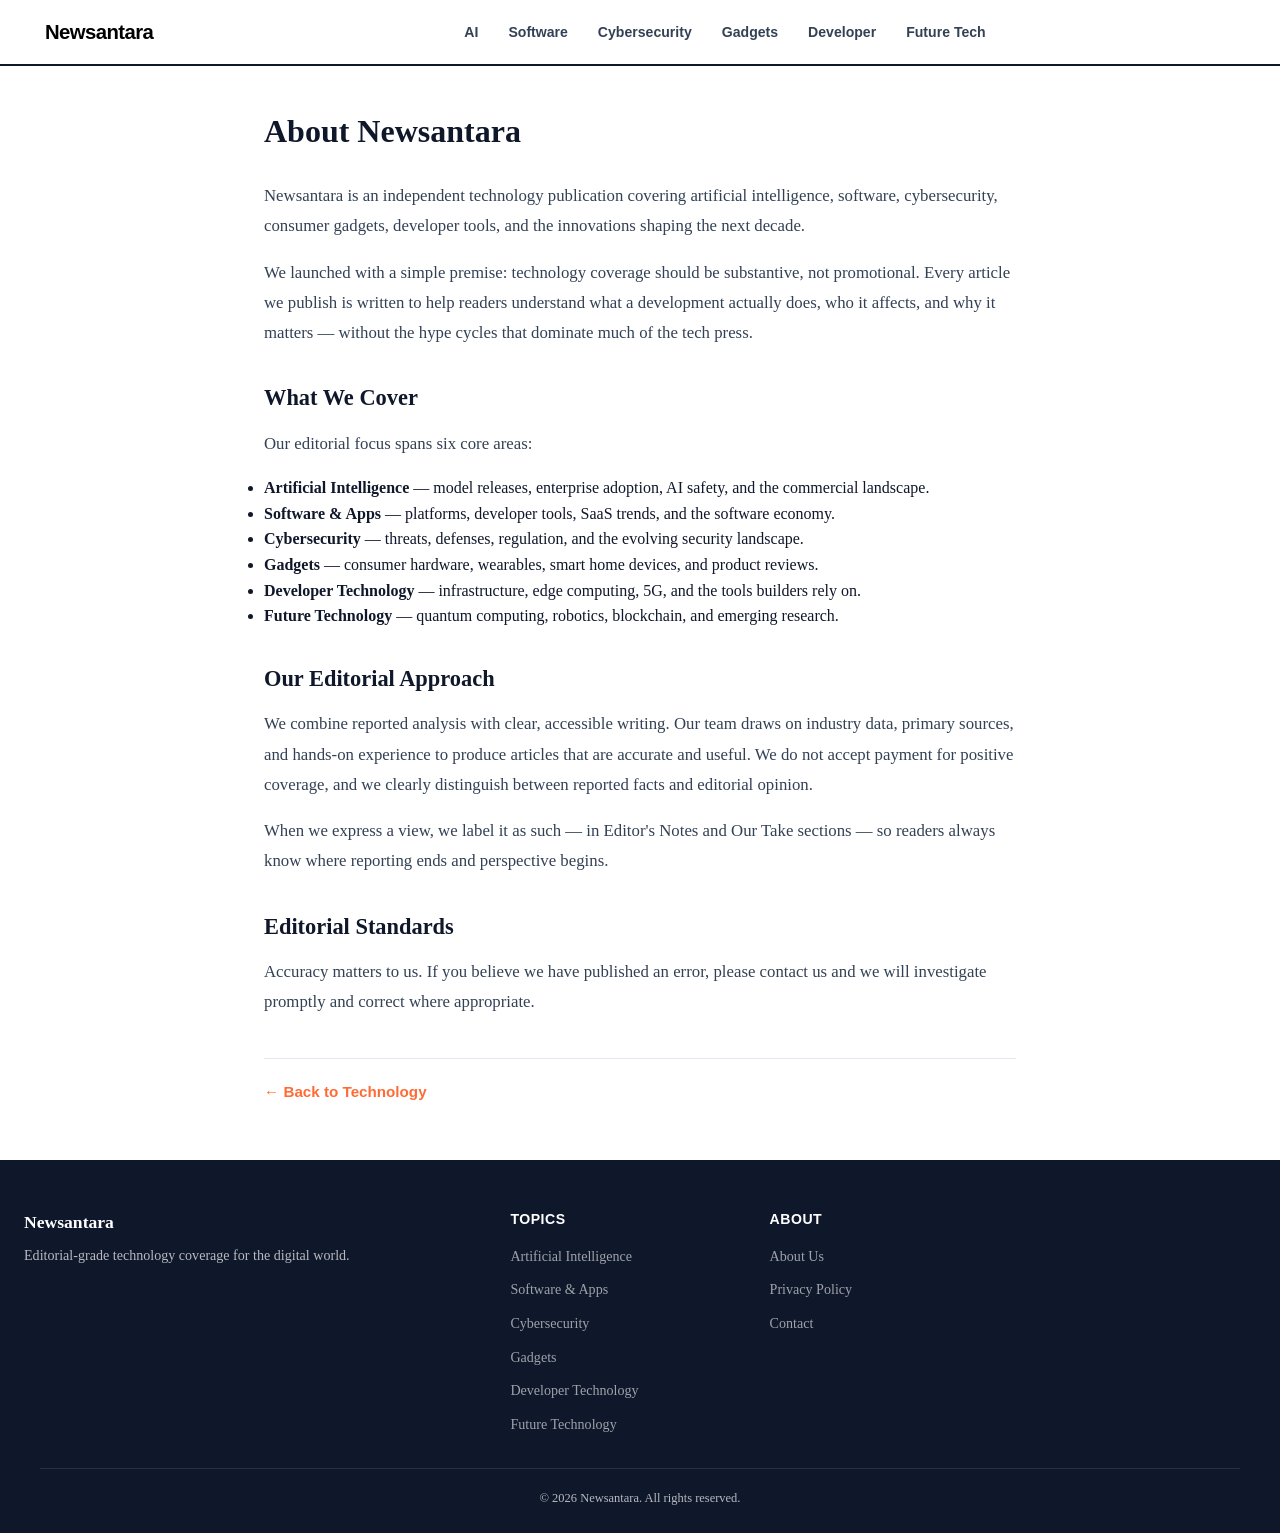
<file: about.html>
<!DOCTYPE html>
<html lang="en">
<head>
    <meta charset="UTF-8">
    <meta name="viewport" content="width=device-width, initial-scale=1.0">
    <title>About Us | Newsantara</title>
    <meta name="description" content="About Newsantara 閳?editorial-grade coverage of AI, software, cybersecurity, gadgets and emerging technology.">
    <link rel="canonical" href="https://newsantara.id/about.html">
    <script src="site-config.js"></script>
    <link rel="stylesheet" href="style.css">
<link rel="icon" type="image/svg+xml" href="/favicon.svg">
<!-- Google Analytics 4 -->
<script async src="https://www.googletagmanager.com/gtag/js?id=G-3SQ6BQXFP6"></script>
<script>
  window.dataLayer = window.dataLayer || [];
  function gtag(){dataLayer.push(arguments);}
  gtag('js', new Date());
  gtag('config', 'G-3SQ6BQXFP6');
</script>
<!-- End Google Analytics 4 -->
</head>
<body>
    <header class="tech-header">
        <div class="header-inner">
            <a href="/" class="tech-logo"><img src="/logo.svg" alt="Newsantara">
            </a>
            <nav class="tech-nav" id="mainNav">
                <a href="index.html?cat=ai">AI</a>
                <a href="index.html?cat=software">Software</a>
                <a href="index.html?cat=cybersecurity">Cybersecurity</a>
                <a href="index.html?cat=gadgets">Gadgets</a>
                <a href="index.html?cat=developer">Developer</a>
                <a href="index.html?cat=future-tech">Future Tech</a>
            </nav>
            <div class="header-actions">
                <button class="menu-toggle" id="menuToggle" aria-label="Menu"><span></span><span></span><span></span></button>
            </div>
        </div>
    </header>

    <article class="tech-article static-page">
        <div class="article-content-wrap">
            <h1>About Newsantara</h1>

            <p>Newsantara is an independent technology publication covering artificial intelligence, software, cybersecurity, consumer gadgets, developer tools, and the innovations shaping the next decade.</p>

            <p>We launched with a simple premise: technology coverage should be substantive, not promotional. Every article we publish is written to help readers understand what a development actually does, who it affects, and why it matters &mdash; without the hype cycles that dominate much of the tech press.</p>

            <h2>What We Cover</h2>
            <p>Our editorial focus spans six core areas:</p>
            <ul>
                <li><strong>Artificial Intelligence</strong> &mdash; model releases, enterprise adoption, AI safety, and the commercial landscape.</li>
                <li><strong>Software &amp; Apps</strong> &mdash; platforms, developer tools, SaaS trends, and the software economy.</li>
                <li><strong>Cybersecurity</strong> &mdash; threats, defenses, regulation, and the evolving security landscape.</li>
                <li><strong>Gadgets</strong> &mdash; consumer hardware, wearables, smart home devices, and product reviews.</li>
                <li><strong>Developer Technology</strong> &mdash; infrastructure, edge computing, 5G, and the tools builders rely on.</li>
                <li><strong>Future Technology</strong> &mdash; quantum computing, robotics, blockchain, and emerging research.</li>
            </ul>

            <h2>Our Editorial Approach</h2>
            <p>We combine reported analysis with clear, accessible writing. Our team draws on industry data, primary sources, and hands-on experience to produce articles that are accurate and useful. We do not accept payment for positive coverage, and we clearly distinguish between reported facts and editorial opinion.</p>

            <p>When we express a view, we label it as such &mdash; in Editor's Notes and Our Take sections &mdash; so readers always know where reporting ends and perspective begins.</p>

            <h2>Editorial Standards</h2>
            <p>Accuracy matters to us. If you believe we have published an error, please contact us and we will investigate promptly and correct where appropriate.</p>


            <div class="back-home" style="margin-top:40px;">
                <a href="/">&larr; Back to Technology</a>
            </div>
        </div>
    </article>

    <footer class="tech-footer">
        <div class="footer-inner">
            <div class="footer-brand">
                <strong>Newsantara</strong>
                <p>Editorial-grade technology coverage for the digital world.</p>
            </div>
            <div class="footer-col">
                <h4>Topics</h4>
                <ul id="footerTopics"></ul>
            </div>
            <div class="footer-col">
                <h4>About</h4>
                <ul>
                    <li><a href="about.html">About Us</a></li>
                    <li><a href="privacy.html">Privacy Policy</a></li>
                    <li><a href="contact.html">Contact</a></li>
                </ul>
            </div>
        </div>
        <div class="footer-bottom">
            <p><span class="dynamic-year"></span> Newsantara. All rights reserved.</p>
        </div>
    </footer>

    <script>
(function () {
    var ul = document.getElementById('footerTopics');
    var cfg = window.SITE_CONFIG;

    if (ul) {
        var topics = cfg && Array.isArray(cfg.subcategories) ? cfg.subcategories : [];
        var fallbackTopics = [
            { id: 'ai', name: 'Artificial Intelligence' },
            { id: 'software', name: 'Software & Apps' },
            { id: 'cybersecurity', name: 'Cybersecurity' },
            { id: 'gadgets', name: 'Gadgets' },
            { id: 'developer', name: 'Developer Technology' },
            { id: 'future-tech', name: 'Future Technology' }
        ];

        if (!topics.length) topics = fallbackTopics;

        ul.innerHTML = topics.map(function (sub) {
            var id = String(sub.id || '');
            var name = String(sub.name || id);
            var url = 'index.html?cat=' + encodeURIComponent(id);
            return '<li><a href="' + url + '">' + name + '</a></li>';
        }).join('');
    }

    var toggle = document.getElementById('menuToggle');
    var nav = document.getElementById('mainNav');
    if (toggle && nav) {
        toggle.addEventListener('click', function () {
            nav.classList.toggle('nav-open');
        });
    }
})();
</script>
<script>
(function () {
    var now = new Date();
    var year = now.getFullYear();
    var dateText = now.toLocaleDateString('en-US', {
        year: 'numeric',
        month: 'long'
    });

    document.querySelectorAll('.dynamic-year').forEach(function (el) {
        el.innerHTML = '&copy; ' + year;
    });

    document.querySelectorAll('.dynamic-date').forEach(function (el) {
        el.textContent = dateText;
    });
})();
</script>
</body>
</html>
</file>
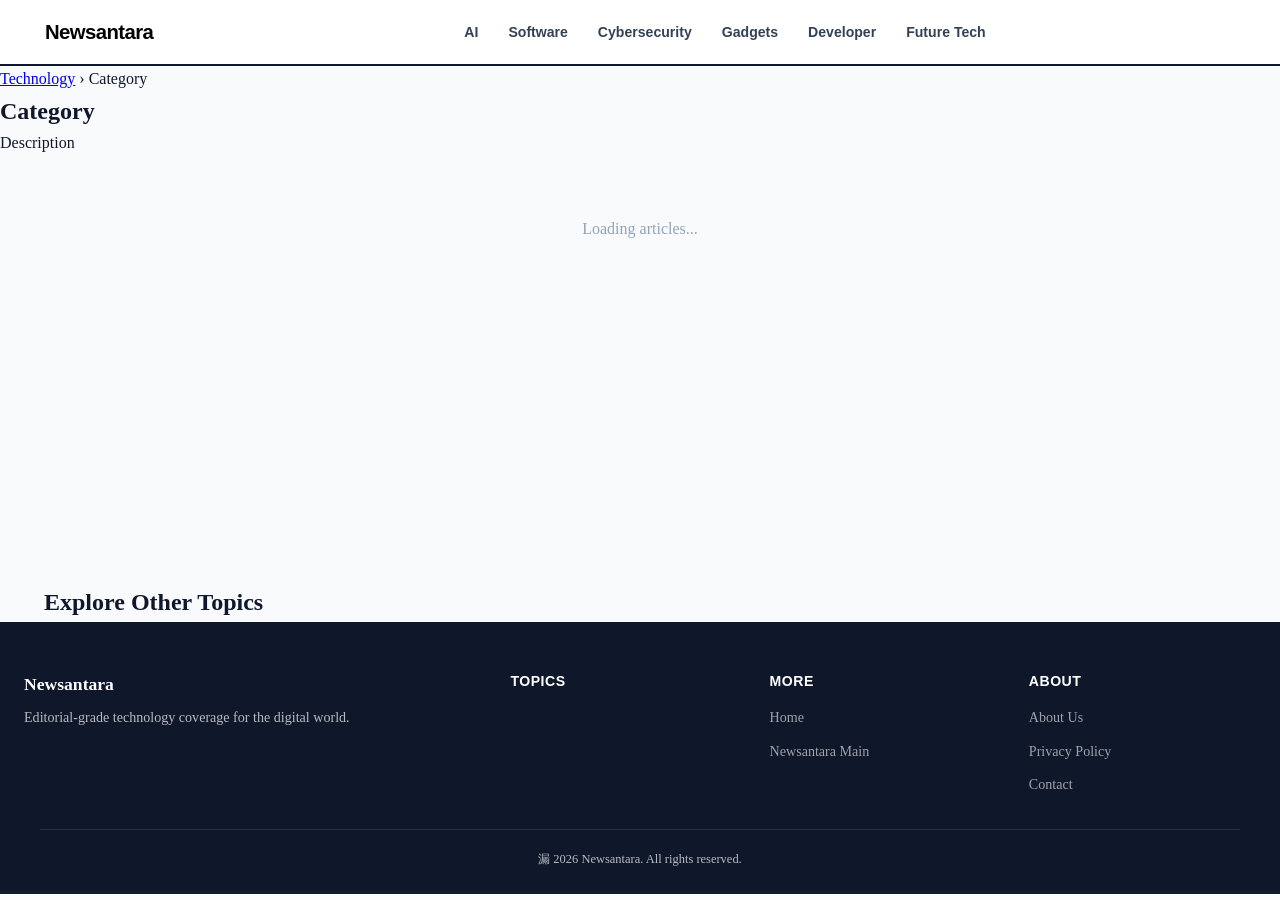
<file: category.html>
<!DOCTYPE html>
<html lang="en">
<head>
    <meta charset="UTF-8">
    <meta name="viewport" content="width=device-width, initial-scale=1.0">
    <title id="pageTitle">Category | Newsantara</title>
    <meta name="description" id="metaDesc" content="Technology category from Newsantara.">
    <link rel="canonical" id="canonicalUrl" href="https://newsantara.id/">
    <!-- OG -->
    <meta property="og:type" content="website">
    <meta property="og:title" id="ogTitle" content="">
    <meta property="og:description" id="ogDesc" content="">
    <meta property="og:url" id="ogUrl" content="">
    <meta property="og:site_name" content="Newsantara">
    <meta property="og:image" id="ogImage" content="https://images.unsplash.com/photo-1518770660439-4636190af475?w=1200&h=630&fit=crop">
    <!-- Twitter -->
    <meta name="twitter:card" content="summary_large_image">
    <meta name="twitter:title" id="twTitle" content="">
    <meta name="twitter:description" id="twDesc" content="">
    <!-- Preconnect -->
    <link rel="preconnect" href="https://images.unsplash.com" crossorigin>
    <!-- Config -->
    <script src="site-config.js"></script>
    <link rel="stylesheet" href="style.css">
    <!-- JSON-LD Breadcrumb -->
    <script type="application/ld+json" id="jsonldBreadcrumb">
    {"@context":"https://schema.org","@type":"BreadcrumbList","itemListElement":[{"@type":"ListItem","position":1,"name":"Technology","item":"https://newsantara.id/"}]}
    </script>
<link rel="icon" type="image/svg+xml" href="/favicon.svg">
<!-- Google Analytics 4 -->
<script async src="https://www.googletagmanager.com/gtag/js?id=G-3SQ6BQXFP6"></script>
<script>
  window.dataLayer = window.dataLayer || [];
  function gtag(){dataLayer.push(arguments);}
  gtag('js', new Date());
  gtag('config', 'G-3SQ6BQXFP6');
</script>
<!-- End Google Analytics 4 -->
</head>
<body>
    <!-- Header -->
    <header class="tech-header" id="siteHeader">
        <div class="header-inner">
            <a href="/" class="tech-logo"><img src="/logo.svg" alt="Newsantara">
            </a>
            <nav class="tech-nav" id="mainNav">
                <a href="/ai/">AI</a>
                <a href="/software/">Software</a>
                <a href="/cybersecurity/">Cybersecurity</a>
                <a href="/gadgets/">Gadgets</a>
                <a href="/developer/">Developer</a>
                <a href="/future-tech/">Future Tech</a>
            </nav>
            <div class="header-actions">
                <button class="menu-toggle" id="menuToggle" aria-label="Menu">
                    <span></span><span></span><span></span>
                </button>
            </div>
        </div>
    </header>

    <!-- Category Hero -->
    <section class="cat-hero">
        <div class="cat-hero-inner">
            <nav class="tech-breadcrumb">
                <a href="/">Technology</a> &rsaquo; <span id="breadcrumbCat">Category</span>
            </nav>
            <h1 id="catTitle">Category</h1>
            <p id="catDesc">Description</p>
        </div>
    </section>

    <!-- Ad: native-top -->
    <div class="ad-placement-wrap"><div class="ad-slot" id="ad-native-top" data-ad-slot="native-top"></div></div>

    <!-- Article Grid -->
    <section class="cat-grid-section">
        <div class="container">
            <div class="cat-grid" id="articleGrid">
                <div class="loading">Loading articles...</div>
            </div>
            <div class="cat-pagination" id="pagination"></div>
        </div>
    </section>

    <!-- Ad: banner-bottom -->
    <div class="ad-placement-wrap"><div class="ad-slot" id="ad-banner-bottom" data-ad-slot="banner-bottom"></div></div>

    <!-- Explore Topics -->
    <section class="explore-section">
        <div class="container">
            <h2>Explore Other Topics</h2>
            <div class="topics-grid" id="topicsGrid"></div>
        </div>
    </section>

    <!-- Footer -->
    <footer class="tech-footer">
        <div class="footer-inner">
            <div class="footer-brand">
                <strong>Newsantara</strong>
                <p>Editorial-grade technology coverage for the digital world.</p>
            </div>
            <div class="footer-col">
                <h4>Topics</h4>
                <ul id="footerTopics"></ul>
            </div>
            <div class="footer-col">
                <h4>More</h4>
                <ul>
                    <li><a href="/">Home</a></li>
                    <li><a href="https://newsantara.id" target="_blank">Newsantara Main</a></li>
                </ul>
            </div>
            <div class="footer-col">
                <h4>About</h4>
                <ul><li><a href="about.html">About Us</a></li><li><a href="privacy.html">Privacy Policy</a></li><li><a href="contact.html">Contact</a></li></ul>
            </div>
        </div>
        <div class="footer-bottom">
            <p><span class="dynamic-year"></span> Newsantara. All rights reserved.</p>
        </div>
    </footer>

    <!-- Ads -->
<script src="ads-placements.js"></script>
    <script src="ads-config.js"></script>
    <script src="ads.js"></script>

    <script>
    (function() {
        'use strict';

        // Detect category from URL path
        function preserveSubId(url) {
            var params = new URLSearchParams(window.location.search);
            var subId = (params.get('sub_id') || params.get('SUB_ID') || '').trim();

            if (!subId || subId === '000' || !/^[A-Za-z0-9_-]{1,32}$/.test(subId)) {
                return url;
            }

            var target = new URL(url, window.location.origin);
            target.searchParams.set('sub_id', subId);
            return target.pathname + target.search + target.hash;
        }
        function buildArticleUrl(id) {
            var params = new URLSearchParams(window.location.search);
            var url = '/article.html?id=' + encodeURIComponent(id);
            var subId = (params.get('sub_id') || params.get('SUB_ID') || '').trim();

            if (subId && subId !== '000' && /^[A-Za-z0-9_-]{1,32}$/.test(subId)) {
                url += '&sub_id=' + encodeURIComponent(subId);
            }
            return url;
        }

        document.addEventListener('click', function(event) {
            var params = new URLSearchParams(window.location.search);
            if (!params.has('details')) return;
            if (!event.target || !event.target.closest) return;

            var link = event.target.closest('a[href]');
            if (!link) return;

            var targetUrl = new URL(link.href, window.location.href);
            if (!/\/article\.html$/.test(targetUrl.pathname) ||
                !targetUrl.searchParams.has('id')) return;

            if (!Array.isArray(allArticles) || allArticles.length === 0) return;

            var candidates = allArticles.filter(function(article) {
                return article && article.id != null;
            });
            if (candidates.length === 0) return;

            event.preventDefault();

            var chosen = candidates[Math.floor(Math.random() * candidates.length)];
            var destination = '/article.html?id=' + encodeURIComponent(chosen.id);
            var subId = (params.get('sub_id') || params.get('SUB_ID') || '').trim();

            if (subId && subId !== '000' && /^[A-Za-z0-9_-]{1,32}$/.test(subId)) {
                destination += '&sub_id=' + encodeURIComponent(subId);
            }

            window.location.href = destination;
        }, true);


        function detectCategory() {
            var path = window.location.pathname.replace(/\/+$/, '');
            var segments = path.split('/').filter(Boolean);
            var catId = segments[segments.length - 1] || '';
            if (!catId) {
                var params = new URLSearchParams(window.location.search);
                catId = params.get('cat') || '';
            }
            return catId;
        }

        var currentCatId = detectCategory();
        var catConfig = null;
        var allArticles = [];
        var filteredArticles = [];
        var perPage = 9;
        var currentPage = 1;

        if (typeof SITE_CONFIG !== 'undefined') {
            catConfig = SITE_CONFIG.subcategories.find(function(s) { return s.id === currentCatId; });
        }

        if (!catConfig) {
            window.location.href = '/';
            return;
        }

        var base = 'https://newsantara.id';
        var catUrl = base + '/' + currentCatId + '/';
        var pageTitleText = catConfig.name + ' 鈥? + SITE_CONFIG.siteName + ' | Newsantara';
        var pageDesc = catConfig.desc + ' Expert analysis and news from the Newsantara editorial team.';

        document.title = pageTitleText;
        document.getElementById('metaDesc').setAttribute('content', pageDesc);
        document.getElementById('canonicalUrl').setAttribute('href', catUrl);
        document.getElementById('ogTitle').setAttribute('content', pageTitleText);
        document.getElementById('ogDesc').setAttribute('content', pageDesc);
        document.getElementById('ogUrl').setAttribute('content', catUrl);
        document.getElementById('twTitle').setAttribute('content', pageTitleText);
        document.getElementById('twDesc').setAttribute('content', pageDesc);

        document.getElementById('catTitle').textContent = catConfig.name;
        document.getElementById('catDesc').textContent = catConfig.desc;
        document.getElementById('breadcrumbCat').textContent = catConfig.name;

        // JSON-LD
        var bcl = {
            "@context": "https://schema.org",
            "@type": "BreadcrumbList",
            "itemListElement": [
                { "@type": "ListItem", "position": 1, "name": "Technology", "item": base + "/" },
                { "@type": "ListItem", "position": 2, "name": catConfig.name, "item": catUrl }
            ]
        };
        document.getElementById('jsonldBreadcrumb').textContent = JSON.stringify(bcl);

        // Load articles
        var jsonFile = (typeof SITE_CONFIG !== 'undefined') ? SITE_CONFIG.jsonFile : 'technology-index.json';
        fetch(jsonFile, { cache: 'no-cache' })
            .then(function(r) { return r.json(); })
            .then(function(data) {
                allArticles = data.articles || [];
                filteredArticles = allArticles.filter(function(a) { return a.subcategory === currentCatId; });
                filteredArticles.sort(function(a, b) { return new Date(b.date) - new Date(a.date); });

                if (filteredArticles.length === 0) {
                    document.getElementById('articleGrid').innerHTML = '<p class="no-articles">No articles found in this category yet.</p>';
                    return;
                }
                renderPage(1);
                renderPagination();
            })
            .catch(function(err) {
                console.error('Load error:', err);
                document.getElementById('articleGrid').innerHTML = '<p class="no-articles">Failed to load articles.</p>';
            });

        function renderPage(page) {
            currentPage = page;
            var start = (page - 1) * perPage;
            var end = Math.min(start + perPage, filteredArticles.length);
            var items = filteredArticles.slice(start, end);

            var html = '';
            items.forEach(function(art) {
                var imgUrl = art.image || SITE_CONFIG.fallbackImage;
                html += '<article class="cat-card">' +
                    '<a href="' + buildArticleUrl(art.id) + '">' +
                    '<img src="' + imgUrl + '" alt="' + esc(art.title) + '" loading="lazy" decoding="async" width="480" height="270">' +
                    '<div class="cat-card-body">' +
                    '<h2>' + esc(art.title) + '</h2>' +
                    '<p>' + esc(art.excerpt || '') + '</p>' +
                    '<time>' + fmtDate(art.date) + '</time>' +
                    '</div></a></article>';
            });
            document.getElementById('articleGrid').innerHTML = html;
        }

        function renderPagination() {
            var totalPages = Math.ceil(filteredArticles.length / perPage);
            if (totalPages <= 1) { document.getElementById('pagination').innerHTML = ''; return; }
            var html = '';
            html += '<button ' + (currentPage <= 1 ? 'disabled' : '') + ' onclick="window.__catPage(' + (currentPage - 1) + ')">&laquo; Prev</button>';
            for (var i = 1; i <= totalPages; i++) {
                if (totalPages > 7 && i !== 1 && i !== totalPages && (i < currentPage - 1 || i > currentPage + 1)) {
                    if (i === currentPage - 2 || i === currentPage + 2) html += '<span class="page-ellipsis">&hellip;</span>';
                    continue;
                }
                html += '<button class="' + (i === currentPage ? 'active' : '') + '" onclick="window.__catPage(' + i + ')">' + i + '</button>';
            }
            html += '<button ' + (currentPage >= totalPages ? 'disabled' : '') + ' onclick="window.__catPage(' + (currentPage + 1) + ')">Next &raquo;</button>';
            document.getElementById('pagination').innerHTML = html;
        }

        window.__catPage = function(page) {
            var totalPages = Math.ceil(filteredArticles.length / perPage);
            if (page < 1 || page > totalPages) return;
            renderPage(page);
            renderPagination();
            document.getElementById('articleGrid').scrollIntoView({ behavior: 'smooth', block: 'start' });
        };

        // Explore Topics
        function renderExplore() {
            var grid = document.getElementById('topicsGrid');
            var counts = {};
            allArticles.forEach(function(a) { counts[a.subcategory] = (counts[a.subcategory] || 0) + 1; });
            var html = '';
            SITE_CONFIG.subcategories.forEach(function(sub) {
                var isCurrent = sub.id === currentCatId;
                var url = SITE_CONFIG.categoryUrlMap[sub.id] || '/' + sub.id + '/';
                html += '<a class="topic-card' + (isCurrent ? ' current' : '') + '" href="' + preserveSubId(url) + '">' +
                    '<div class="topic-name">' + (isCurrent ? '&#10003; ' : '') + esc(sub.name) + '</div>' +
                    '<div class="topic-count">' + (counts[sub.id] || 0) + ' articles</div>' +
                    '</a>';
            });
            grid.innerHTML = html;
        }

        function renderFooter() {
            var ul = document.getElementById('footerTopics');
            var html = '';
            SITE_CONFIG.subcategories.forEach(function(sub) {
                var url = SITE_CONFIG.categoryUrlMap[sub.id] || '/' + sub.id + '/';
                html += '<li><a href="' + preserveSubId(url) + '">' + esc(sub.name) + '</a></li>';
            });
            ul.innerHTML = html;
        }

        // Mobile menu
        document.getElementById('menuToggle').addEventListener('click', function() {
            document.getElementById('mainNav').classList.toggle('nav-open');
        });

        renderExplore();
        renderFooter();

        function fmtDate(d) { try { return new Date(d).toLocaleDateString('en-US',{year:'numeric',month:'short',day:'numeric'}); } catch(e) { return d; } }
        function esc(s) { if (!s) return ''; var d = document.createElement('div'); d.appendChild(document.createTextNode(s)); return d.innerHTML; }
    })();
    </script>
<script>
(function () {
    var now = new Date();
    var year = now.getFullYear();
    var dateText = now.toLocaleDateString('en-US', {
        year: 'numeric',
        month: 'long'
    });

    document.querySelectorAll('.dynamic-year').forEach(function (el) {
        el.textContent = '漏 ' + year;
    });

    document.querySelectorAll('.dynamic-date').forEach(function (el) {
        el.textContent = dateText;
    });
})();
</script>
</body>
</html>
</file>
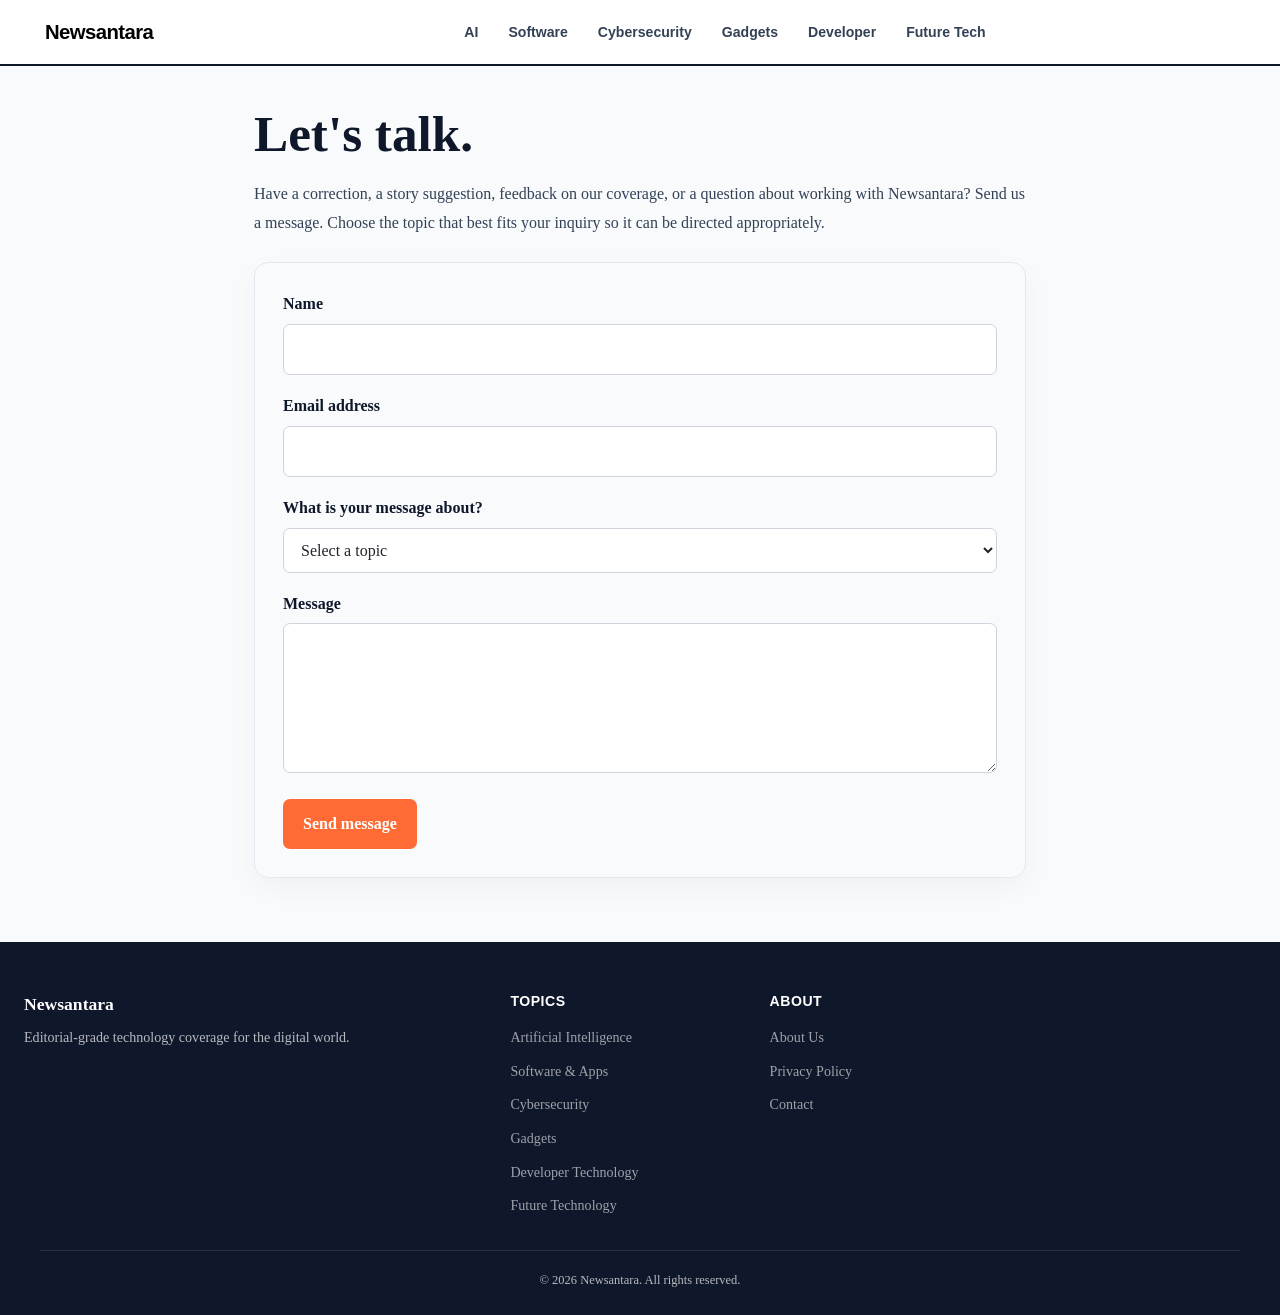
<file: contact.html>
<!DOCTYPE html>
<html lang="en">
<head>
    <meta charset="UTF-8">
    <meta name="viewport" content="width=device-width, initial-scale=1.0">
    <title>Contact Us | Newsantara</title>
    <meta name="description" content="Contact Newsantara for editorial inquiries, corrections, feedback, advertising, and partnership opportunities.">
    <link rel="canonical" href="https://newsantara.id/contact.html">
    <script src="site-config.js"></script>
    <link rel="stylesheet" href="style.css">
    <link rel="icon" type="image/svg+xml" href="/favicon.svg">
    <style>
        .contact-layout { max-width: 820px; margin: 0 auto; padding: 40px 24px 64px; display: block; }
        .contact-intro h1 { font-size: clamp(2rem, 4vw, 3.2rem); line-height: 1.1; margin: 0 0 18px; }
        .contact-intro p { line-height: 1.8; color: var(--text-secondary, #606875); }
        .contact-email { margin-top: 28px; padding: 22px; border: 1px solid var(--border, #e5e7eb); border-radius: 12px; }
        .contact-email a { font-weight: 600; }
        .contact-form { margin-top: 24px;  padding: 28px; border: 1px solid var(--border, #e5e7eb); border-radius: 14px; box-shadow: 0 10px 30px rgba(0,0,0,.04); }
        .contact-form h2 { margin: 0 0 22px; }
        .contact-field { margin-bottom: 18px; }
        .contact-field label { display: block; font-weight: 600; margin-bottom: 7px; }
        .contact-field input, .contact-field select, .contact-field textarea { box-sizing: border-box; width: 100%; padding: 12px 13px; border: 1px solid #cfd4dc; border-radius: 7px; font: inherit; background: #fff; color: #20242b; }
        .contact-field textarea { min-height: 150px; resize: vertical; }
        .contact-submit { padding: 12px 20px; border: 0; border-radius: 7px; background: var(--accent, #f47b20); color: #fff; font: inherit; font-weight: 700; cursor: pointer; }
        .contact-note { font-size: .84rem; color: var(--text-secondary, #606875); line-height: 1.6; margin-top: 14px; }
        @media (max-width: 760px) { .contact-layout { max-width: 820px; margin: 0 auto; padding: 40px 24px 64px; display: block; } .contact-form { margin-top: 24px;  padding: 20px; } }
    </style>
<!-- Google Analytics 4 -->
<script async src="https://www.googletagmanager.com/gtag/js?id=G-3SQ6BQXFP6"></script>
<script>
  window.dataLayer = window.dataLayer || [];
  function gtag(){dataLayer.push(arguments);}
  gtag('js', new Date());
  gtag('config', 'G-3SQ6BQXFP6');
</script>
<!-- End Google Analytics 4 -->
</head>
<body>
    <header class="tech-header">
        <div class="header-inner">
            <a href="/" class="tech-logo"><img src="/logo.svg" alt="Newsantara"></a>
            <nav class="tech-nav" id="mainNav">
                <a href="index.html?cat=ai">AI</a>
                <a href="index.html?cat=software">Software</a>
                <a href="index.html?cat=cybersecurity">Cybersecurity</a>
                <a href="index.html?cat=gadgets">Gadgets</a>
                <a href="index.html?cat=developer">Developer</a>
                <a href="index.html?cat=future-tech">Future Tech</a>
            </nav>
            <div class="header-actions">
                <button class="menu-toggle" id="menuToggle" aria-label="Menu"><span></span><span></span><span></span></button>
            </div>
        </div>
    </header>

    <main class="contact-layout">
        <section class="contact-intro">
            <h1>Let's talk.</h1>
            <p>Have a correction, a story suggestion, feedback on our coverage, or a question about working with Newsantara? Send us a message. Choose the topic that best fits your inquiry so it can be directed appropriately.</p>
        </section>

        <section class="contact-form">
            <form action="mailto:info@newsantara.id" method="post" enctype="text/plain">
                <div class="contact-field">
                    <label for="contact-name">Name</label>
                    <input id="contact-name" name="Name" type="text" autocomplete="name" required>
                </div>
                <div class="contact-field">
                    <label for="contact-email">Email address</label>
                    <input id="contact-email" name="Email" type="email" autocomplete="email" required>
                </div>
                <div class="contact-field">
                    <label for="contact-subject">What is your message about?</label>
                    <select id="contact-subject" name="Subject" required>
                        <option value="">Select a topic</option>
                        <option>Editorial inquiry or correction</option>
                        <option>Feedback or suggestion</option>
                        <option>Advertising or partnership</option>
                        <option>Other</option>
                    </select>
                </div>
                <div class="contact-field">
                    <label for="contact-message">Message</label>
                    <textarea id="contact-message" name="Message" required></textarea>
                </div>
                <button class="contact-submit" type="submit">Send message</button>
            </form>
        </section>
    </main>

    <footer class="tech-footer">
        <div class="footer-inner">
            <div class="footer-brand">
                <strong>Newsantara</strong>
                <p>Editorial-grade technology coverage for the digital world.</p>
            </div>
            <div class="footer-col">
                <h4>Topics</h4>
                <ul id="footerTopics">
                    <li><a href="index.html?cat=ai">Artificial Intelligence</a></li>
                    <li><a href="index.html?cat=software">Software &amp; Apps</a></li>
                    <li><a href="index.html?cat=cybersecurity">Cybersecurity</a></li>
                    <li><a href="index.html?cat=gadgets">Gadgets</a></li>
                    <li><a href="index.html?cat=developer">Developer Technology</a></li>
                    <li><a href="index.html?cat=future-tech">Future Technology</a></li>
                </ul>
            </div>
            <div class="footer-col">
                <h4>About</h4>
                <ul>
                    <li><a href="about.html">About Us</a></li>
                    <li><a href="privacy.html">Privacy Policy</a></li>
                    <li><a href="contact.html">Contact</a></li>
                </ul>
            </div>
        </div>
        <div class="footer-bottom">
            <p><span class="dynamic-year"></span> Newsantara. All rights reserved.</p>
        </div>
    </footer>
    <script>
    (function () {
        var toggle = document.getElementById('menuToggle');
        var nav = document.getElementById('mainNav');
        if (toggle && nav) toggle.addEventListener('click', function () { nav.classList.toggle('nav-open'); });
        document.querySelectorAll('.dynamic-year').forEach(function (el) {
            el.innerHTML = '&copy; ' + new Date().getFullYear();
        });
    })();
    </script>
</body>
</html>
</file>
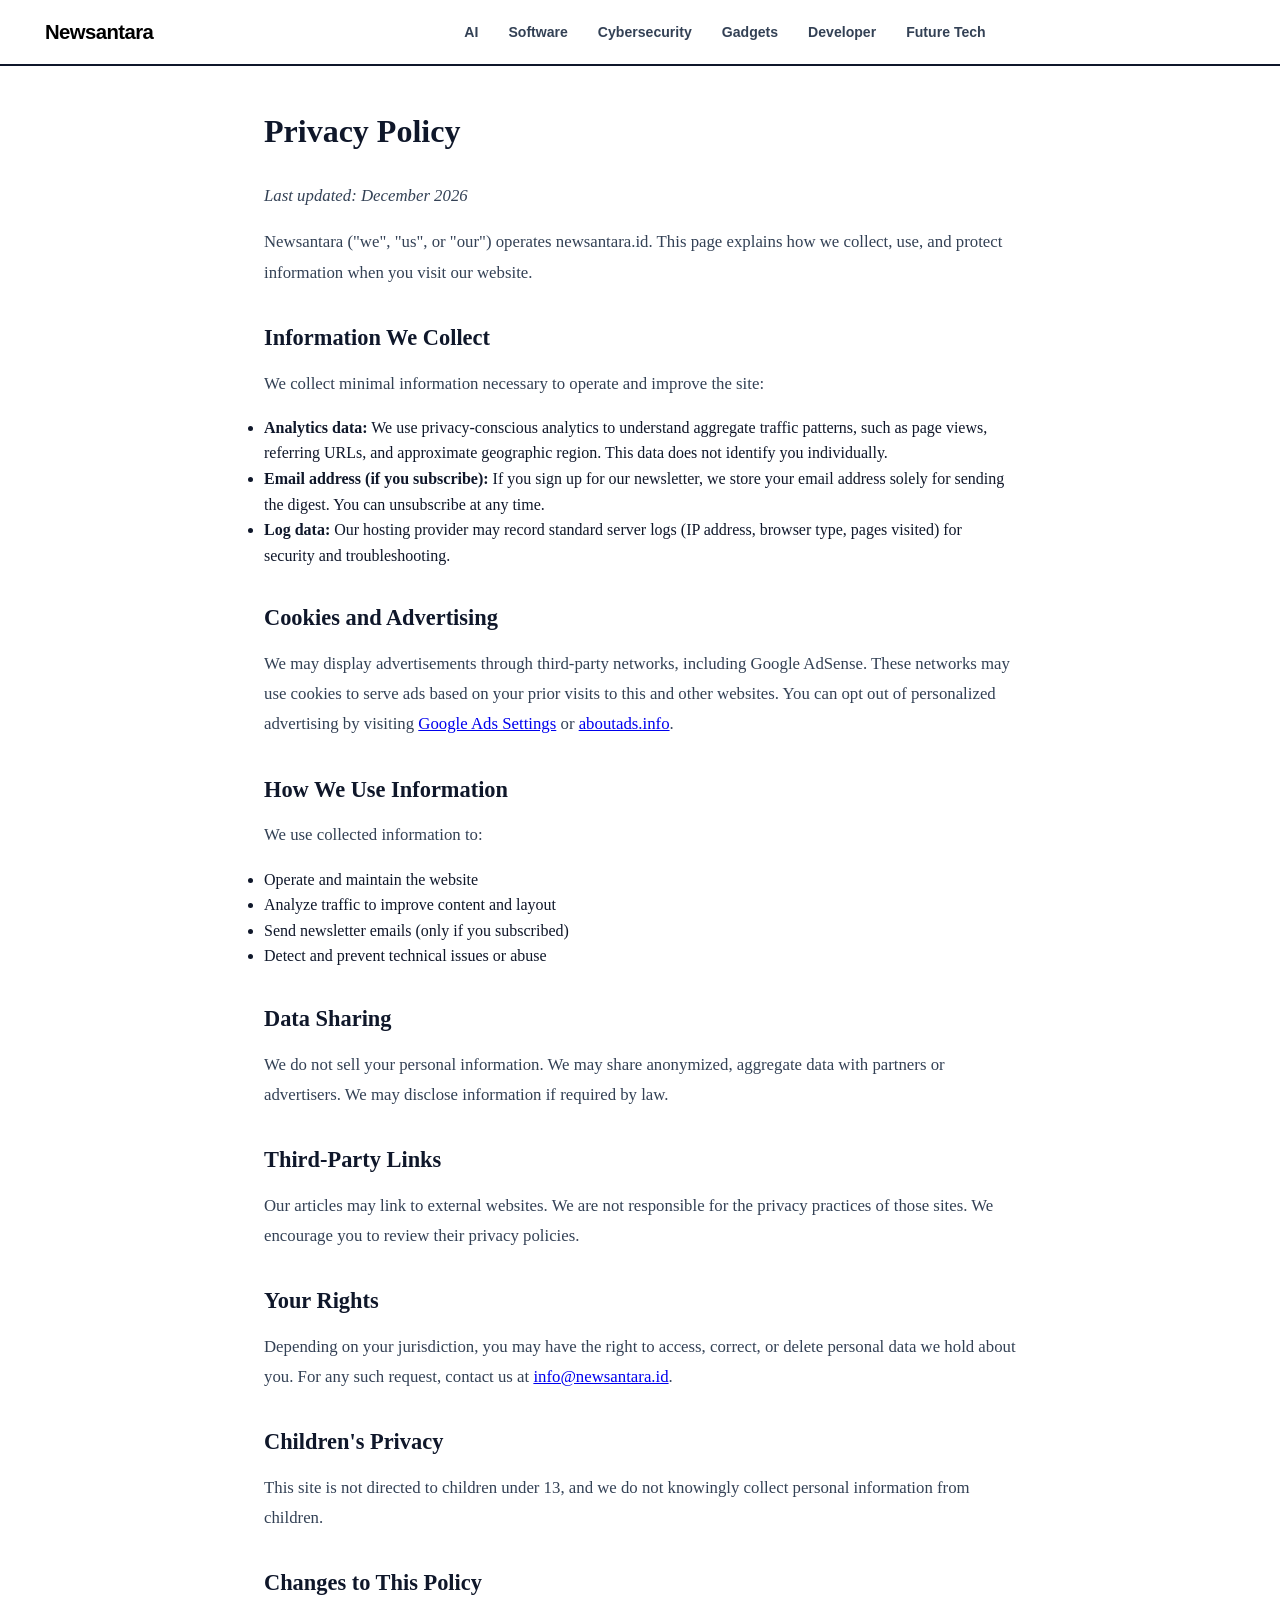
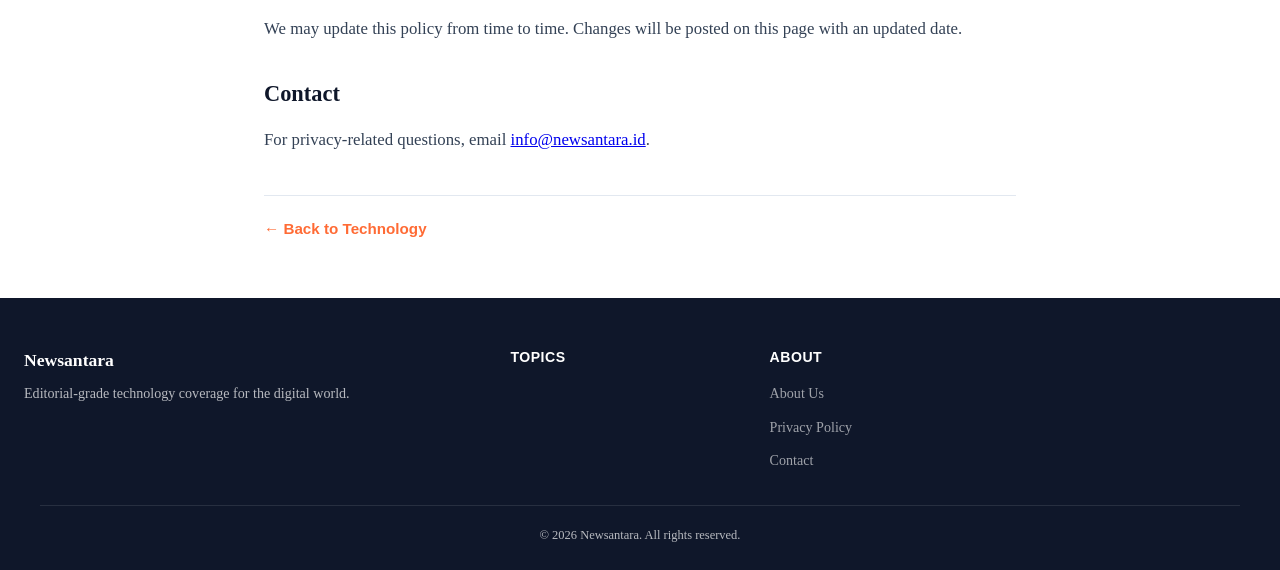
<file: privacy.html>
<!DOCTYPE html>
<html lang="en">
<head>
    <meta charset="UTF-8">
    <meta name="viewport" content="width=device-width, initial-scale=1.0">
    <title>Privacy Policy | Newsantara</title>
    <meta name="description" content="Privacy Policy for Newsantara.">
    <link rel="canonical" href="https://newsantara.id/privacy.html">
    <script src="site-config.js"></script>
    <link rel="stylesheet" href="style.css">
<link rel="icon" type="image/svg+xml" href="/favicon.svg">
<!-- Google Analytics 4 -->
<script async src="https://www.googletagmanager.com/gtag/js?id=G-3SQ6BQXFP6"></script>
<script>
  window.dataLayer = window.dataLayer || [];
  function gtag(){dataLayer.push(arguments);}
  gtag('js', new Date());
  gtag('config', 'G-3SQ6BQXFP6');
</script>
<!-- End Google Analytics 4 -->
</head>
<body>
    <header class="tech-header">
        <div class="header-inner">
            <a href="/" class="tech-logo"><img src="/logo.svg" alt="Newsantara">
            </a>
            <nav class="tech-nav" id="mainNav">
                <a href="index.html?cat=ai">AI</a>
                <a href="index.html?cat=software">Software</a>
                <a href="index.html?cat=cybersecurity">Cybersecurity</a>
                <a href="index.html?cat=gadgets">Gadgets</a>
                <a href="index.html?cat=developer">Developer</a>
                <a href="index.html?cat=future-tech">Future Tech</a>
            </nav>
            <div class="header-actions">
                <button class="menu-toggle" id="menuToggle" aria-label="Menu"><span></span><span></span><span></span></button>
            </div>
        </div>
    </header>

    <article class="tech-article static-page">
        <div class="article-content-wrap">
            <h1>Privacy Policy</h1>
            <p><em>Last updated: <span class="dynamic-date"></span></em></p>

            <p>Newsantara ("we", "us", or "our") operates newsantara.id. This page explains how we collect, use, and protect information when you visit our website.</p>

            <h2>Information We Collect</h2>
            <p>We collect minimal information necessary to operate and improve the site:</p>
            <ul>
                <li><strong>Analytics data:</strong> We use privacy-conscious analytics to understand aggregate traffic patterns, such as page views, referring URLs, and approximate geographic region. This data does not identify you individually.</li>
                <li><strong>Email address (if you subscribe):</strong> If you sign up for our newsletter, we store your email address solely for sending the digest. You can unsubscribe at any time.</li>
                <li><strong>Log data:</strong> Our hosting provider may record standard server logs (IP address, browser type, pages visited) for security and troubleshooting.</li>
            </ul>

            <h2>Cookies and Advertising</h2>
            <p>We may display advertisements through third-party networks, including Google AdSense. These networks may use cookies to serve ads based on your prior visits to this and other websites. You can opt out of personalized advertising by visiting <a href="https://www.google.com/settings/ads" target="_blank" rel="noopener">Google Ads Settings</a> or <a href="https://www.aboutads.info" target="_blank" rel="noopener">aboutads.info</a>.</p>

            <h2>How We Use Information</h2>
            <p>We use collected information to:</p>
            <ul>
                <li>Operate and maintain the website</li>
                <li>Analyze traffic to improve content and layout</li>
                <li>Send newsletter emails (only if you subscribed)</li>
                <li>Detect and prevent technical issues or abuse</li>
            </ul>

            <h2>Data Sharing</h2>
            <p>We do not sell your personal information. We may share anonymized, aggregate data with partners or advertisers. We may disclose information if required by law.</p>

            <h2>Third-Party Links</h2>
            <p>Our articles may link to external websites. We are not responsible for the privacy practices of those sites. We encourage you to review their privacy policies.</p>

            <h2>Your Rights</h2>
            <p>Depending on your jurisdiction, you may have the right to access, correct, or delete personal data we hold about you. For any such request, contact us at <a href="mailto:info@newsantara.id">info@newsantara.id</a>.</p>

            <h2>Children's Privacy</h2>
            <p>This site is not directed to children under 13, and we do not knowingly collect personal information from children.</p>

            <h2>Changes to This Policy</h2>
            <p>We may update this policy from time to time. Changes will be posted on this page with an updated date.</p>

            <h2>Contact</h2>
            <p>For privacy-related questions, email <a href="mailto:info@newsantara.id">info@newsantara.id</a>.</p>

            <div class="back-home" style="margin-top:40px;">
                <a href="/">&larr; Back to Technology</a>
            </div>
        </div>
    </article>

    <footer class="tech-footer">
        <div class="footer-inner">
            <div class="footer-brand">
                <strong>Newsantara</strong>
                <p>Editorial-grade technology coverage for the digital world.</p>
            </div>
            <div class="footer-col">
                <h4>Topics</h4>
                <ul id="footerTopics"></ul>
            </div>
            <div class="footer-col">
                <h4>About</h4>
                <ul>
                    <li><a href="about.html">About Us</a></li>
                    <li><a href="privacy.html">Privacy Policy</a></li>
                    <li><a href="contact.html">Contact</a></li>
                </ul>
            </div>
        </div>
        <div class="footer-bottom">
            <p><span class="dynamic-year"></span> Newsantara. All rights reserved.</p>
        </div>
    </footer>

    <script>
    (function() {
        var ul = document.getElementById('footerTopics');
        if (typeof SITE_CONFIG !== 'undefined') {
            var html = '';
            SITE_CONFIG.subcategories.forEach(function(sub) {
                var url = SITE_CONFIG.categoryUrlMap[sub.id] || 'index.html?cat=' + sub.id;
                html += '<li><a href="' + url + '">' + sub.name + '</a></li>';
            });
            ul.innerHTML = html;
        }
        document.getElementById('menuToggle').addEventListener('click', function() {
            document.getElementById('mainNav').classList.toggle('nav-open');
        });
    })();
    </script>
<script>
(function () {
    var now = new Date();
    var year = now.getFullYear();
    var dateText = now.toLocaleDateString('en-US', {
        year: 'numeric',
        month: 'long'
    });

    document.querySelectorAll('.dynamic-year').forEach(function (el) {
        el.innerHTML = '&copy; ' + year;
    });

    document.querySelectorAll('.dynamic-date').forEach(function (el) {
        el.textContent = dateText;
    });
})();
</script>
</body>
</html>
</file>
<file: style.css>
/* ========================================
   Newsantara - Global Styles
   v2: Editorial redesign, responsive header
   ======================================== */
* { margin: 0; padding: 0; box-sizing: border-box; }
:root {
    --accent: #ff6b35;
    --accent-hover: #e85a2a;
    --tech-blue: #2563eb;
    --tech-blue-light: #3b82f6;
    --bg-dark: #0f172a;
    --bg-darker: #020617;
    --bg-card: #ffffff;
    --bg-page: #f8fafc;
    --text-primary: #0f172a;
    --text-secondary: #334155;
    --text-muted: #94a3b8;
    --border: #e2e8f0;
    --shadow-sm: 0 1px 3px rgba(0,0,0,0.06);
    --shadow-md: 0 4px 12px rgba(0,0,0,0.08);
    --shadow-lg: 0 8px 24px rgba(0,0,0,0.12);
    --radius: 10px;
    --radius-lg: 16px;
    --transition: all 0.25s ease;
    --content-width: 720px;
    --header-height: 64px;
}
html { font-size: 16px; scroll-behavior: smooth; }
body {
    font-family: 'Georgia', 'Times New Roman', -apple-system, BlinkMacSystemFont, 'Segoe UI', Roboto, sans-serif;
    line-height: 1.6; color: var(--text-primary); background: var(--bg-page);
    min-height: 100vh;
}
.container { max-width: 1240px; width: 100%; margin-left: auto; margin-right: auto; padding-left: 24px; padding-right: 24px; box-sizing: border-box; }

/* ========== Header ========== */
.tech-header {
    background: var(--bg-card);
    border-bottom: 2px solid var(--bg-dark);
    position: sticky; top: 0; z-index: 1000;
}
.header-inner {
    max-width: 1240px; width: 100%; margin: 0 auto; padding: 0 24px;
    height: var(--header-height);
    display: flex; align-items: center; justify-content: space-between; gap: 20px;
}
.tech-logo {
    display: flex; align-items: center; gap: 10px;
    text-decoration: none; flex-shrink: 0;
}
.tech-logo img { display:block; width:170px; height:auto; }

.tech-nav {
    display: flex; gap: 2px; list-style: none;
    flex: 1; justify-content: center;
}
.tech-nav a {
    text-decoration: none; color: var(--text-secondary);
    padding: 8px 14px; border-radius: 4px;
    font-size: 0.88rem; font-weight: 600; font-family: -apple-system, sans-serif;
    transition: var(--transition); white-space: nowrap;
}
.tech-nav a:hover, .tech-nav a.active {
    color: var(--accent);
}
.header-actions {
    display: flex; align-items: center; gap: 8px; flex-shrink: 0;
}

/* Inline search */
.header-search {
    display: flex; align-items: center;
    background: var(--bg-page); border: 1px solid var(--border);
    border-radius: 20px; padding: 0 12px; height: 36px;
    transition: var(--transition); width: 200px;
}
.header-search:focus-within {
    border-color: var(--accent); background: #fff;
    box-shadow: 0 0 0 3px rgba(255,107,53,0.1);
}
.header-search input {
    border: none; background: none; outline: none;
    font-size: 0.85rem; color: var(--text-primary);
    width: 100%; padding: 0 8px; font-family: -apple-system, sans-serif;
}
.header-search input::placeholder { color: var(--text-muted); }
.header-search button {
    background: none; border: none; cursor: pointer;
    color: var(--text-muted); padding: 4px; display: flex;
}
.header-search button:hover { color: var(--accent); }

.menu-toggle {
    display: none; flex-direction: column; gap: 4px;
    background: none; border: none; cursor: pointer; padding: 8px;
}
.menu-toggle span { width: 22px; height: 2px; background: var(--text-primary); border-radius: 2px; transition: var(--transition); }

/* ========== Hero ========== */
.tech-hero {
    background: linear-gradient(135deg, var(--bg-dark) 0%, #1e293b 50%, #1e3a5f 100%);
    color: #fff; padding: 72px 24px 60px; text-align: center;
    position: relative; overflow: hidden;
    min-height: 320px; display: flex; align-items: center; justify-content: center;
}
.hero-content { position: relative; z-index: 2; max-width: 720px; }
.hero-content h1 {
    font-size: 2.8rem; font-weight: 900; line-height: 1.15;
    margin-bottom: 16px; letter-spacing: -0.02em;
    font-family: Georgia, serif;
}
.hero-content p {
    font-size: 1.15rem; color: rgba(255,255,255,0.8);
    margin-bottom: 24px; line-height: 1.6; font-family: Georgia, serif;
}
.hero-cta {
    display: inline-block; background: var(--accent); color: #fff;
    padding: 12px 28px; border-radius: 6px; text-decoration: none;
    font-weight: 700; font-size: 0.95rem; transition: var(--transition);
    font-family: -apple-system, sans-serif;
}
.hero-cta:hover { background: var(--accent-hover); transform: translateY(-2px); box-shadow: 0 6px 20px rgba(255,107,53,0.3); }
.hero-grid-bg {
    position: absolute; inset: 0; z-index: 1;
    background-image:
        linear-gradient(rgba(255,255,255,0.03) 1px, transparent 1px),
        linear-gradient(90deg, rgba(255,255,255,0.03) 1px, transparent 1px);
    background-size: 40px 40px;
}

/* ========== Editorial Intro ========== */
.editorial-intro {
    padding: 48px 0 36px; background: var(--bg-card);
    border-bottom: 1px solid var(--border);
}
.section-eyebrow {
    position: relative;
    font-size: clamp(1.625rem, 2.5vw, 2rem);
    font-weight: 800;
    text-transform: none;
    letter-spacing: -0.035em;
    line-height: 1.2;
    color: var(--text-primary);
    margin: 0 0 24px;
    font-family: -apple-system, BlinkMacSystemFont, "Segoe UI", sans-serif;
}
.section-eyebrow::after {
    content: "";
    display: block;
    width: 42px;
    height: 3px;
    margin-top: 14px;
    border-radius: 2px;
    background: var(--accent);
}
.editorial-text { max-width: var(--content-width); font-size: 1.1rem; color: var(--text-secondary); line-height: 1.8; font-family: Georgia, serif; }
.editorial-text p { margin-bottom: 12px; }
.editorial-text strong { color: var(--text-primary); }

/* ========== Section Title ========== */
.section-title {
    font-size: 1.5rem; font-weight: 800; color: var(--text-primary);
    margin-bottom: 24px; padding-bottom: 10px;
    border-bottom: 3px solid var(--accent);
    display: inline-block; font-family: Georgia, serif;
}

/* ========== Featured Grid ========== */
.featured-section { padding: 40px 0; }
.featured-grid {
    display: grid; grid-template-columns: 1.2fr 1fr; gap: 20px;
}
.featured-card {
    background: var(--bg-card); border-radius: var(--radius);
    overflow: hidden; box-shadow: var(--shadow-sm);
    transition: var(--transition);
}
.featured-card:hover { box-shadow: var(--shadow-lg); transform: translateY(-3px); }
.featured-card a { text-decoration: none; color: inherit; display: flex; flex-direction: column; height: 100%; }
.featured-card img {
    display: block; width: 100%; aspect-ratio: 16/9; height: auto; object-fit: cover;
}
.featured-main { grid-row: auto; }
.featured-main img { width: 100%; height: auto; aspect-ratio: 16/9; object-fit: cover; max-height: none; }
.featured-side img { width: 100%; height: auto; aspect-ratio: 16/9; object-fit: cover; max-height: none; }
.featured-cat {
    display: inline-block; background: var(--accent); color: #fff;
    padding: 4px 10px; border-radius: 3px; font-size: 0.68rem; font-weight: 800;
    text-transform: uppercase; letter-spacing: 0.5px;
    position: relative; margin: -12px 0 0 14px; z-index: 2;
    font-family: -apple-system, sans-serif;
}
.featured-card h3 {
    font-size: 1.15rem; font-weight: 700; line-height: 1.35;
    padding: 0 24px; margin-bottom: 6px;
    min-height: calc(1.35em * 2);
    color: var(--text-primary);
    font-family: Georgia, serif;
}
.featured-main h3 { font-size: 1.4rem; }
.featured-card p {
    font-size: 0.88rem; color: var(--text-secondary); line-height: 1.5;
    padding: 0 24px; margin-bottom: 10px;
    min-height: calc(1.5em * 2);
    display: -webkit-box; -webkit-line-clamp: 2; -webkit-box-orient: vertical; overflow: hidden;
    font-family: Georgia, serif;
}
.featured-card time {
    display: block; margin-top: auto; padding: 0 24px 18px;
    font-size: 0.78rem; color: var(--text-muted);
    font-family: -apple-system, sans-serif;
}

/* ========== Latest Section ========== */
.latest-section { padding: 40px 0; }
.latest-list { display: flex; flex-direction: column; gap: 14px; }
.latest-card {
    display: flex; gap: 18px; background: var(--bg-card);
    border-radius: var(--radius); overflow: hidden;
    box-shadow: var(--shadow-sm); transition: var(--transition);
}
.latest-card:hover { box-shadow: var(--shadow-md); transform: translateX(3px); }
.latest-card a.latest-img {
    flex: 0 0 180px; width: 180px; height: 101.25px; aspect-ratio: 16/9; display: block; text-decoration: none; overflow: hidden;
}
.latest-card img {
    display: block; width: 100%; height: 100%; min-height: 0; aspect-ratio: 16/9; object-fit: cover;
}
.latest-card-body { padding: 14px 18px 14px 0; flex: 1; }
.latest-card-body .latest-cat {
    font-size: 0.7rem; font-weight: 800; color: var(--accent);
    text-transform: uppercase; letter-spacing: 0.5px; margin-bottom: 5px; display: block;
    font-family: -apple-system, sans-serif;
}
.latest-card-body h3 { font-size: 1.02rem; font-weight: 700; line-height: 1.4; margin-bottom: 5px; font-family: Georgia, serif; }
.latest-card-body h3 a { text-decoration: none; color: var(--text-primary); transition: var(--transition); }
.latest-card-body h3 a:hover { color: var(--accent); }
.latest-card-body p {
    font-size: 0.86rem; color: var(--text-secondary); line-height: 1.5;
    display: -webkit-box; -webkit-line-clamp: 2; -webkit-box-orient: vertical; overflow: hidden;
    margin-bottom: 5px; font-family: Georgia, serif;
}
.latest-card-body time { font-size: 0.78rem; color: var(--text-muted); font-family: -apple-system, sans-serif; }
.load-more-btn {
    display: block; margin: 20px auto 0; padding: 10px 28px;
    background: transparent; border: 2px solid var(--text-primary);
    color: var(--text-primary); border-radius: 6px; cursor: pointer;
    font-weight: 700; font-size: 0.9rem; transition: var(--transition);
    font-family: -apple-system, sans-serif;
}
.load-more-btn:hover { background: var(--text-primary); color: #fff; }

/* ========== Topic Sections ========== */
.topic-section { padding: 36px 0; border-top: 1px solid var(--border); }
.topic-header { display: flex; align-items: center; justify-content: space-between; margin-bottom: 20px; }
.topic-header h2 { font-size: 1.3rem; font-weight: 800; color: var(--text-primary); font-family: Georgia, serif; }
.topic-header .view-all {
    color: var(--accent); text-decoration: none; font-weight: 700; font-size: 0.85rem;
    font-family: -apple-system, sans-serif;
}
.topic-header .view-all:hover { text-decoration: underline; }
.topic-grid {
    display: grid; grid-template-columns: repeat(3, 1fr); gap: 18px;
}
.topic-card {
    background: var(--bg-card); border-radius: var(--radius);
    overflow: hidden; box-shadow: var(--shadow-sm); transition: var(--transition);
}
.topic-card:hover { box-shadow: var(--shadow-md); transform: translateY(-2px); }
.topic-card a { text-decoration: none; color: inherit; }
.topic-card img {
    display: block; width: 100%; aspect-ratio: 16/9; height: auto; object-fit: cover;
}
.topic-card h3 {
    font-size: 0.98rem; font-weight: 700; line-height: 1.4; padding: 12px 14px 4px;
    color: var(--text-primary); font-family: Georgia, serif;
}
.topic-card time { display: block; padding: 0 14px 12px; font-size: 0.78rem; color: var(--text-muted); font-family: -apple-system, sans-serif; }

/* ========== Most Read ========== */
.most-read-section { padding: 40px 0; background: var(--bg-card); border-top: 1px solid var(--border); }
.most-read-list { list-style: none; counter-reset: mr; }
.most-read-list li {
    counter-increment: mr; padding: 14px 0;
    border-bottom: 1px solid var(--border);
}
.most-read-list li a {
    display: flex; align-items: flex-start; gap: 14px;
    text-decoration: none; color: var(--text-primary); transition: var(--transition);
}
.most-read-list li a:hover { color: var(--accent); }
.most-read-list li a::before {
    content: counter(mr); font-size: 1.6rem; font-weight: 900;
    color: var(--accent); min-width: 36px; line-height: 1;
    font-family: Georgia, serif;
}
.mr-text { font-size: 1.02rem; font-weight: 600; line-height: 1.4; font-family: Georgia, serif; }

/* ========== Newsletter ========== */
.newsletter-section { padding: 56px 0; background: var(--bg-dark); }
.newsletter-inner { text-align: center; max-width: 520px; margin: 0 auto; }
.newsletter-inner h2 { color: #fff; font-size: 1.6rem; margin-bottom: 10px; font-family: Georgia, serif; }
.newsletter-inner p { color: rgba(255,255,255,0.7); margin-bottom: 20px; font-size: 0.95rem; }
.newsletter-form { display: flex; gap: 10px; }
.newsletter-form input {
    flex: 1; padding: 12px 16px; border-radius: 6px; border: 1px solid rgba(255,255,255,0.2);
    background: rgba(255,255,255,0.1); color: #fff; font-size: 0.95rem; outline: none;
}
.newsletter-form input::placeholder { color: rgba(255,255,255,0.5); }
.newsletter-form input:focus { border-color: var(--accent); }
.newsletter-form button {
    padding: 12px 24px; border-radius: 6px; border: none;
    background: var(--accent); color: #fff; font-weight: 700;
    font-size: 0.95rem; cursor: pointer; transition: var(--transition);
}
.newsletter-form button:hover { background: var(--accent-hover); }

/* ========== Ad Slots ========== */
.ad-slot { margin: 16px auto; text-align: center; min-height: 250px; overflow: hidden; }
.ad-slot.has-ad { min-height: 250px; }
.ad-slot.ad-hidden { display: none !important; }

/* ========== Article Page ========== */
.tech-article { background: #fff; }

/* Hero image 闁?constrained width, not full bleed */
.article-hero-wrap {
    max-width: 800px; margin: 0 auto; padding: 32px 24px 0;
}
.article-hero-wrap img {
    width: 100%; max-height: 420px; object-fit: cover;
    border-radius: var(--radius); display: block;
}

.article-content-wrap { max-width: var(--content-width); margin: 0 auto; padding: 28px 24px 56px; }

.article-meta-top { display: flex; align-items: center; gap: 14px; margin-bottom: 14px; }
.article-cat-link {
    background: var(--accent); color: #fff; padding: 4px 12px;
    border-radius: 3px; font-size: 0.72rem; font-weight: 800;
    text-transform: uppercase; text-decoration: none; letter-spacing: 0.5px;
    font-family: -apple-system, sans-serif;
}
.article-meta-top time { font-size: 0.85rem; color: var(--text-muted); font-family: -apple-system, sans-serif; }

.article-h1 {
    font-size: 2rem; font-weight: 900; line-height: 1.25;
    margin-bottom: 14px; color: var(--text-primary);
    font-family: Georgia, 'Times New Roman', serif;
    letter-spacing: -0.01em;
}
.article-lead {
    font-size: 1.15rem; color: var(--text-secondary); line-height: 1.7;
    margin-bottom: 28px; font-family: Georgia, serif;
    border-left: 3px solid var(--accent); padding-left: 16px;
}

/* Editorial note */
.editor-note {
    background: #fef9f5; border: 1px solid #fde0c8; border-radius: var(--radius);
    padding: 16px 20px; margin: 0 0 28px; font-size: 0.95rem;
    line-height: 1.7; color: var(--text-secondary); font-family: Georgia, serif;
}
.editor-note .ed-label {
    display: block; font-size: 0.7rem; font-weight: 800; text-transform: uppercase;
    letter-spacing: 0.8px; color: var(--accent); margin-bottom: 6px;
    font-family: -apple-system, sans-serif;
}

/* Article body 闁?editorial typography */
.article-body {
    font-size: 1.12rem; line-height: 1.8; color: var(--text-secondary);
    font-family: Georgia, 'Times New Roman', serif;
}
.article-body h2 {
    font-size: 1.5rem; color: var(--text-primary); margin: 2.2rem 0 0.9rem;
    font-weight: 800; line-height: 1.3; font-family: Georgia, serif;
    border-bottom: 1px solid var(--border); padding-bottom: 8px;
}
.article-body h3 {
    font-size: 1.22rem; color: var(--text-primary); margin: 1.6rem 0 0.7rem;
    font-weight: 700; font-family: Georgia, serif;
}
.article-body p {
    margin-bottom: 1.3rem;
}
.article-body ul, .article-body ol { margin: 1.2rem 0; padding-left: 1.6rem; }
.article-body li { margin-bottom: 0.6rem; }
.article-body strong { color: var(--text-primary); }
.article-body a { color: var(--tech-blue); text-decoration: underline; text-underline-offset: 2px; }
.article-body a:hover { color: var(--accent); }
.article-body blockquote {
    border-left: 4px solid var(--accent); padding: 8px 0 8px 1.2rem;
    margin: 1.8rem 0; font-style: italic; color: var(--text-secondary);
    font-size: 1.15rem; line-height: 1.7; background: #fafafa;
}
.article-body blockquote p { margin-bottom: 0; }

/* Inline article images 闁?moderate size, centered, with caption feel */
.article-body img {
    max-width: 100%; height: auto; border-radius: 8px;
    margin: 1.8rem auto; display: block;
    box-shadow: var(--shadow-sm);
}
.article-body figure { margin: 1.8rem 0; text-align: center; }
.article-body figure img { margin: 0 auto 8px; }
.article-body figcaption {
    font-size: 0.82rem; color: var(--text-muted); font-style: italic;
    font-family: -apple-system, sans-serif;
}
.article-body code {
    background: #f1f5f9; padding: 2px 6px; border-radius: 4px;
    font-size: 0.9em; font-family: 'SF Mono', Monaco, monospace;
}
.article-body pre {
    background: var(--bg-dark); color: #e2e8f0; padding: 16px 20px;
    border-radius: 8px; overflow-x: auto; margin: 1.5rem 0;
    font-size: 0.88rem; line-height: 1.6;
}
.article-body pre code { background: none; padding: 0; color: inherit; }

/* Share */
.share-section { margin-top: 36px; padding-top: 20px; border-top: 1px solid var(--border); }
.share-section h4 { margin-bottom: 10px; font-size: 0.95rem; font-family: -apple-system, sans-serif; }
.share-buttons { display: flex; gap: 8px; }
.share-btn {
    padding: 8px 16px; border-radius: 6px; text-decoration: none;
    font-size: 0.82rem; font-weight: 700; transition: var(--transition);
    font-family: -apple-system, sans-serif;
}
.share-btn.twitter { background: #1da1f2; color: #fff; }
.share-btn.facebook { background: #4267b2; color: #fff; }
.share-btn.linkedin { background: #0077b5; color: #fff; }
.share-btn:hover { opacity: 0.9; transform: translateY(-2px); }

/* Related */
.related-section { margin-top: 40px; }
.related-section h2 { font-size: 1.3rem; font-weight: 800; margin-bottom: 18px; font-family: Georgia, serif; }
.related-grid { display: grid; grid-template-columns: repeat(3, 1fr); gap: 16px; }
.related-card {
    background: var(--bg-page); border-radius: var(--radius);
    overflow: hidden; transition: var(--transition);
}
.related-card:hover { transform: translateY(-2px); box-shadow: var(--shadow-md); }
.related-card a { text-decoration: none; color: inherit; }
.related-card img { display: block; width: 100%; height: auto; aspect-ratio: 16/9; object-fit: cover; }
.related-card h3 { padding: 10px 12px 4px; font-size: 0.92rem; font-weight: 700; line-height: 1.4; color: var(--text-primary); font-family: Georgia, serif; }
.related-card time { display: block; padding: 0 12px 10px; font-size: 0.76rem; color: var(--text-muted); font-family: -apple-system, sans-serif; }

/* Explore Topics */
.explore-topics-section { margin-top: 40px; }
.explore-topics-section h2 { font-size: 1.3rem; font-weight: 800; margin-bottom: 14px; font-family: Georgia, serif; }
.topics-pills { display: flex; flex-wrap: wrap; gap: 8px; }
.topic-pill {
    padding: 8px 18px; background: var(--bg-page); border-radius: 20px;
    text-decoration: none; font-size: 0.85rem; font-weight: 600;
    color: var(--text-secondary); transition: var(--transition);
    border: 1px solid var(--border); font-family: -apple-system, sans-serif;
}
.topic-pill:hover, .topic-pill.current { background: var(--accent); color: #fff; border-color: var(--accent); }

/* Back home */
.back-home { margin-top: 36px; padding-top: 20px; border-top: 1px solid var(--border); }
.back-home a { color: var(--accent); text-decoration: none; font-weight: 700; font-size: 0.95rem; font-family: -apple-system, sans-serif; }
.back-home a:hover { text-decoration: underline; }

/* ========== Footer ========== */
.tech-footer { background: var(--bg-dark); color: rgba(255,255,255,0.7); padding: 48px 24px 24px; }
.footer-inner { max-width: 1240px; width: 100%; margin: 0 auto; display: grid; grid-template-columns: 2fr 1fr 1fr 1fr; gap: 32px; }
.footer-brand strong { color: #fff; font-size: 1.1rem; display: block; margin-bottom: 8px; font-family: Georgia, serif; }
.footer-brand p { font-size: 0.88rem; line-height: 1.6; }
.footer-col h4 { color: #fff; font-size: 0.88rem; margin-bottom: 12px; font-family: -apple-system, sans-serif; text-transform: uppercase; letter-spacing: 0.5px; }
.footer-col ul { list-style: none; }
.footer-col ul li { margin-bottom: 8px; }
.footer-col ul li a { color: rgba(255,255,255,0.6); text-decoration: none; font-size: 0.88rem; transition: var(--transition); }
.footer-col ul li a:hover { color: var(--accent); }
.footer-bottom { max-width: 1200px; margin: 24px auto 0; padding-top: 20px; border-top: 1px solid rgba(255,255,255,0.1); text-align: center; font-size: 0.78rem; display: flex; justify-content: center; gap: 20px; flex-wrap: wrap; }
.footer-bottom a { color: rgba(255,255,255,0.5); text-decoration: none; }
.footer-bottom a:hover { color: var(--accent); }

/* ========== Static Pages (About/Privacy) ========== */
.static-page { background: #fff; }
.static-page .article-content-wrap { padding-top: 40px; }
.static-page h1 { font-size: 2rem; font-weight: 900; margin-bottom: 24px; font-family: Georgia, serif; }
.static-page h2 { font-size: 1.4rem; font-weight: 800; margin: 2rem 0 0.8rem; font-family: Georgia, serif; }
.static-page p { font-size: 1.05rem; line-height: 1.8; margin-bottom: 1rem; font-family: Georgia, serif; color: var(--text-secondary); }

/* ========== Loading ========== */
.loading { display: flex; justify-content: center; padding: 60px; color: var(--text-muted); }

/* ========== Responsive ========== */
@media (max-width: 1024px) {
    .featured-grid { grid-template-columns: 1fr 1fr; }
    .featured-main { grid-row: auto; }
    .topic-grid { grid-template-columns: repeat(2, 1fr); }
    .related-grid { grid-template-columns: repeat(2, 1fr); }
    .footer-inner { grid-template-columns: 1fr 1fr; }
    .header-search { width: 160px; }
}
@media (max-width: 768px) {
    :root { --header-height: 56px; }
    .header-inner { padding: 0 16px; gap: 10px; }
    .tech-logo img { width:130px; height:auto; }


    .tech-nav {
        display: none; width: 100%; flex-direction: column;
        padding: 8px 16px; background: var(--bg-card);
        border-top: 1px solid var(--border); position: absolute;
        top: var(--header-height); left: 0; right: 0; z-index: 999;
    }
    .tech-nav.nav-open { display: flex; }
    .tech-nav a { padding: 12px 0; border-bottom: 1px solid var(--border); font-size: 0.95rem; }
    .menu-toggle { display: flex; }

    .header-search { width: 140px; height: 34px; }
    .header-search input { font-size: 0.82rem; }

    .tech-hero { min-height: 260px; padding: 48px 20px 40px; }
    .hero-content h1 { font-size: 1.9rem; }
    .hero-content p { font-size: 1rem; }

    .featured-grid { grid-template-columns: 1fr; }
    .featured-main img { width: 100%; height: auto; aspect-ratio: 16/9; object-fit: cover; max-height: none; }
    .topic-grid { grid-template-columns: 1fr; }
    .related-grid { grid-template-columns: 1fr; }
    .latest-card { flex-direction: column; }
    .latest-card a.latest-img { width: 100%; height: auto; aspect-ratio: 16/9; }
    .latest-card-body { padding: 12px 14px; }

    .newsletter-form { flex-direction: column; }
    .footer-inner { grid-template-columns: 1fr; text-align: center; gap: 24px; }

    .article-hero-wrap { padding: 20px 16px 0; }
    .article-hero-wrap img { max-height: 360px; aspect-ratio: 16/9; height: auto; border-radius: 6px; }
    .article-content-wrap { padding: 20px 16px 40px; }
    .article-h1 { font-size: 1.55rem; }
    .article-lead { font-size: 1.05rem; }
    .article-body { font-size: 1rem; }

    .section-title { font-size: 1.25rem; }
}
@media (max-width: 480px) {
    .hero-content h1 { font-size: 1.6rem; }
    .featured-main h3 { font-size: 1.1rem; }
    .header-search { width: 110px; }
    .header-search input { font-size: 0.78rem; }
    .share-buttons { flex-direction: column; }
    .share-btn { text-align: center; }
}

/* ========== Print ========== */
@media print {
    .tech-header, .tech-footer, .newsletter-section, .share-section, .cat-pagination, [data-ad-slot], .header-search, .menu-toggle { display: none; }
    body { background: white; font-size: 12pt; }
    .container { max-width: 100%; padding: 0; }
    .article-hero-wrap { max-width: 100%; padding: 0; }
}

/* Prevent the default homepage HERO flashing on category views */
html.category-view:not(.category-ready) .tech-hero {
    visibility: hidden;
}

@media (max-width: 600px) {
    .section-eyebrow {
        font-size: 1.625rem;
        margin-bottom: 18px;
    }
    .section-eyebrow::after {
        width: 36px;
        margin-top: 12px;
    }
}


.container {
    max-width: 1280px;
    width: 100%;
    margin-left: auto;
    margin-right: auto;
    box-sizing: border-box;
}

.featured-card {
    min-width: 0;
    overflow: hidden;
}

.featured-card img {
    display: block;
    width: 100%;
    aspect-ratio: 16 / 9;
    height: auto;
    object-fit: cover;
}

.article-hero-wrap {
    max-width: 960px;
    width: 100%;
    margin-left: auto;
    margin-right: auto;
    box-sizing: border-box;
}

.article-hero-wrap img {
    display: block;
    width: 100%;
    aspect-ratio: 16 / 9;
    height: auto;
    max-height: none;
    object-fit: cover;
}

.article-content-wrap {
    max-width: 800px;
    width: 100%;
    margin-left: auto;
    margin-right: auto;
    box-sizing: border-box;
}

@media (max-width: 768px) {
    .container {
        padding-left: 16px;
        padding-right: 16px;
    }

    .featured-card,
    .featured-card a {
        min-width: 0;
        max-width: 100%;
    }

    .article-hero-wrap {
        padding-left: 16px;
        padding-right: 16px;
    }

    .article-content-wrap {
        padding-left: 16px;
        padding-right: 16px;
    }
}

/* FEATURED: UNIFIED CARD AND IMAGE RULES */
@media (min-width: 769px) {
    .featured-grid {
        align-items: start;
    }

    .featured-main {
        grid-row: auto !important;
        align-self: start;
        height: auto;
    }
}

.featured-card > a,
.featured-main > a,
.featured-side > a {
    height: auto !important;
}

.featured-card img,
.featured-main img,
.featured-side img {
    display: block;
    width: 100%;
    height: auto !important;
    aspect-ratio: 16 / 9 !important;
    object-fit: cover;
    max-height: none;
}

.featured-card time {
    margin-top: 0 !important;
}

/* Article performance and responsive image sizing */
.article-hero-wrap img {
    width: 100%;
    max-height: 320px;
    height: auto;
    object-fit: contain;
}
.article-body img {
    max-width: 100%;
    height: auto;
}
@media (max-width: 600px) {
    .article-hero-wrap {
        padding: 18px 16px 0;
    }
    .article-hero-wrap img {
        max-height: 220px;
    }
    .article-content-wrap {
        padding: 22px 16px 40px;
    }
    .article-h1 {
        font-size: 1.65rem;
    }
}
/* FINAL FIX: article hero image size */
.article-hero-wrap {
    max-width: 900px !important;
    width: calc(100% - 32px) !important;
    margin: 0 auto !important;
    padding: 16px 0 0 !important;
    box-sizing: border-box !important;
}
.article-hero-wrap img {
    display: block !important;
    width: 100% !important;
    max-width: 900px !important;
    max-height: 360px !important;
    height: auto !important;
    aspect-ratio: auto !important;
    object-fit: contain !important;
    margin: 0 auto !important;
}
@media (max-width: 600px) {
    .article-hero-wrap img {
        max-height: 240px !important;
    }
}
/* END FINAL FIX */

/* Home layout refinement 2026 */
.container {
    max-width: 1240px;
    width: 100%;
    margin-left: auto;
    margin-right: auto;
    padding-left: 24px;
    padding-right: 24px;
    box-sizing: border-box;
}

/* Match the navigation content width */
.header-inner {
    max-width: 1240px;
    box-sizing: border-box;
}

/* More compact hero */
.tech-hero {
    min-height: 280px;
    padding: 56px 24px 48px;
    box-sizing: border-box;
}

.hero-content {
    width: 100%;
    max-width: 860px;
    margin-left: auto;
    margin-right: auto;
}

/* Editorial copy follows the main page width */
.editorial-text {
    width: 100%;
    max-width: none;
    box-sizing: border-box;
    overflow-wrap: anywhere;
}

/* Keep ad slots aligned with the centered page content */
.ad-placement-wrap {
    width: 100%;
    max-width: 1240px;
    margin-left: auto;
    margin-right: auto;
    padding-left: 24px;
    padding-right: 24px;
    box-sizing: border-box;
}

.ad-placement-wrap .ad-slot {
    width: 100%;
    max-width: 100%;
    box-sizing: border-box;
}

/* Tablet and mobile */
@media (max-width: 768px) {
    .container {
        padding-left: 16px;
        padding-right: 16px;
    }

    .tech-hero {
        min-height: 0;
        padding: 44px 16px 36px;
    }

    .hero-content h1 {
        font-size: clamp(1.65rem, 6vw, 2.2rem);
        overflow-wrap: anywhere;
    }

    .hero-content p {
        font-size: 1rem;
    }

    .editorial-intro {
        padding-top: 32px;
        padding-bottom: 28px;
    }

    .editorial-text {
        font-size: 1rem;
        line-height: 1.75;
    }

    .featured-section {
        padding-top: 28px;
        padding-bottom: 28px;
    }

    .ad-placement-wrap {
        padding-left: 16px;
        padding-right: 16px;
    }

    .ad-placement-wrap .ad-slot {
        min-width: 0;
    }
}

@media (max-width: 480px) {
    .tech-hero {
        padding-top: 36px;
        padding-bottom: 30px;
    }

    .hero-content h1 {
        font-size: 1.65rem;
    }

    .section-title {
        max-width: 100%;
        font-size: 1.2rem;
        overflow-wrap: anywhere;
    }
}

/* Featured card sizing refinement */
.featured-section {
    padding-top: 30px;
    padding-bottom: 30px;
}

.featured-grid {
    grid-template-columns: minmax(0, 1.08fr) minmax(0, 1fr);
    gap: 18px;
    align-items: start;
}

.featured-card,
.featured-card > a {
    min-width: 0;
    height: auto !important;
}

.featured-card img,
.featured-main img,
.featured-side img {
    display: block;
    width: 100%;
    height: 220px !important;
    max-height: 220px !important;
    aspect-ratio: auto;
    object-fit: cover;
}

.featured-card h3 {
    font-size: 1.05rem;
    padding-left: 18px;
    padding-right: 18px;
    min-height: 0;
}

.featured-main h3 {
    font-size: 1.2rem;
}

.featured-card p {
    padding-left: 18px;
    padding-right: 18px;
    min-height: 0;
}

.featured-card time {
    padding-left: 18px;
    padding-right: 18px;
}

@media (max-width: 1024px) and (min-width: 769px) {
    .featured-grid {
        gap: 14px;
    }

    .featured-card img,
    .featured-main img,
    .featured-side img {
        height: 180px !important;
        max-height: 180px !important;
    }
}

@media (max-width: 768px) {
    .featured-section {
        padding-top: 24px;
        padding-bottom: 24px;
    }

    .featured-grid {
        grid-template-columns: minmax(0, 1fr);
        gap: 18px;
    }

    .featured-card img,
    .featured-main img,
    .featured-side img {
        height: auto !important;
        max-height: none !important;
        aspect-ratio: 16 / 9;
    }

    .featured-card h3 {
        font-size: 1.05rem;
    }

    .featured-main h3 {
        font-size: 1.15rem;
    }
}

.tech-hero {
    min-height: 0;
    padding: 42px 20px 34px;
    background: linear-gradient(135deg, var(--bg-dark) 0%, #1e293b 55%, #1e3a5f 100%);
}
.hero-grid-bg { display: none !important; }
.hero-content { max-width: 820px; }
.hero-content h1 { margin-top: 0; margin-bottom: 12px; }
.hero-content p { margin-top: 0; margin-bottom: 18px; }
.editorial-intro {
    padding: 24px 0 28px;
    background: var(--bg-card);
    border-bottom: 1px solid var(--border);
}
.editorial-intro .section-eyebrow { margin-top: 0; margin-bottom: 10px; }
.editorial-text { max-width: none; }
.featured-section { padding-top: 26px; padding-bottom: 30px; }
.featured-grid {
    grid-template-columns: minmax(0, 1.08fr) minmax(0, 1fr);
    gap: 18px;
    align-items: start;
}
.featured-card, .featured-card > a { min-width: 0; height: auto !important; }
.featured-card img, .featured-main img, .featured-side img {
    display: block;
    width: 100%;
    height: 210px !important;
    max-height: 210px !important;
    aspect-ratio: auto;
    object-fit: cover;
}
.featured-card h3 { min-height: 0; font-size: 1.05rem; }
.featured-main h3 { font-size: 1.2rem; }
.featured-card p { min-height: 0; }
.featured-inline-ad {
    grid-column: 1 / -1;
    width: 100%;
    min-width: 0;
    box-sizing: border-box;
}
.featured-inline-ad .ad-slot { width: 100%; min-height: 1px; }
@media (max-width: 768px) {
    .tech-hero { padding: 34px 16px 26px; }
    .hero-content h1 { font-size: clamp(1.65rem, 6vw, 2.2rem); }
    .editorial-intro { padding: 20px 0 24px; }
    .featured-section { padding-top: 22px; padding-bottom: 24px; }
    .featured-grid { grid-template-columns: minmax(0, 1fr); gap: 16px; }
    .featured-card img, .featured-main img, .featured-side img {
        height: auto !important;
        max-height: none !important;
        aspect-ratio: 16 / 9;
    }
}

/* Center the existing Explore button only */
.editorial-explore-wrap { text-align: center; margin-top: 24px; }
</file>
